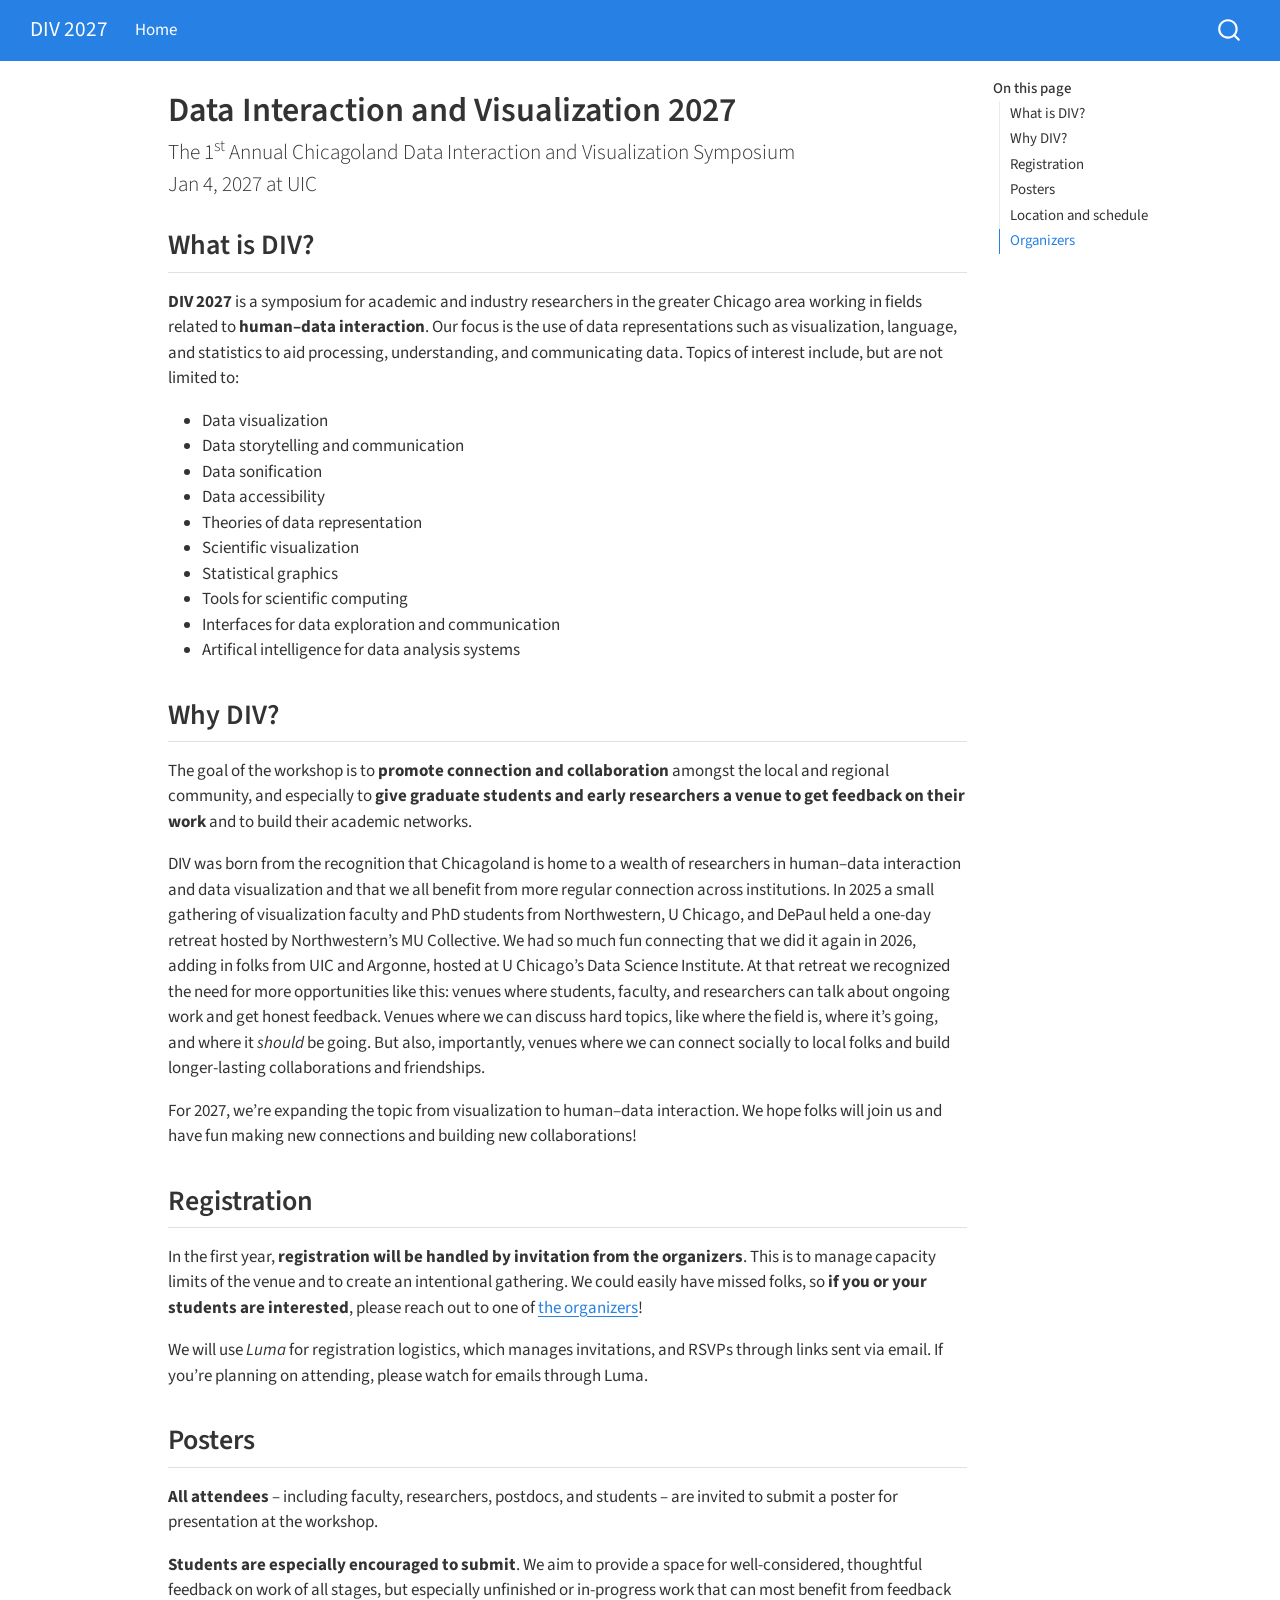
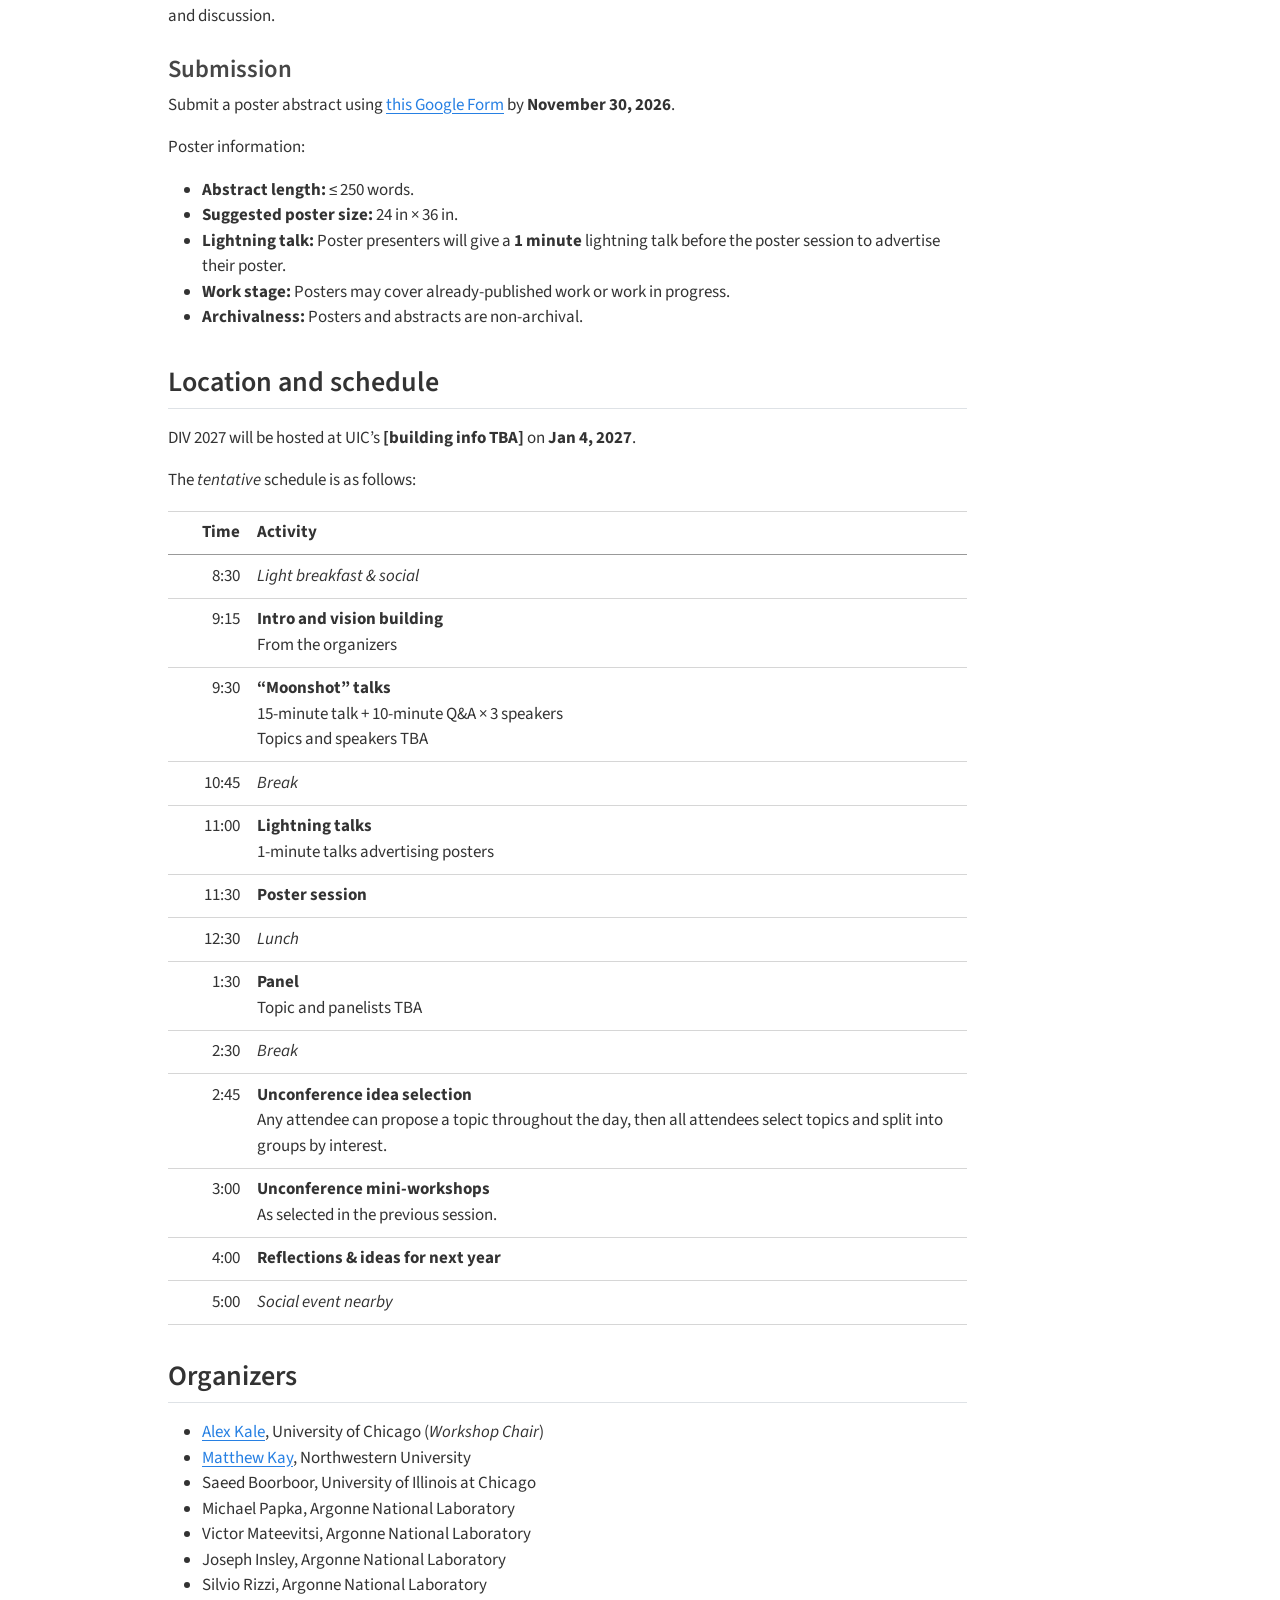
<file: index.html>
<!DOCTYPE html>
<html xmlns="http://www.w3.org/1999/xhtml" lang="en" xml:lang="en"><head>

<meta charset="utf-8">
<meta name="generator" content="quarto-1.10.19">

<meta name="viewport" content="width=device-width, initial-scale=1.0, user-scalable=yes">


<title>Data Interaction and Visualization 2027 – DIV 2027</title>
<style>
/* Default styles provided by pandoc.
** See https://pandoc.org/MANUAL.html#variables-for-html for config info.
*/
span.smallcaps{font-variant: small-caps;}
div.columns{display: flex; gap: 1.5em;}
div.column{flex: auto;}
@media screen {
div.columns{gap: min(4vw, 1.5em);}
div.column{overflow-x: auto;}
}
div.hanging-indent{margin-left: 1.5em; text-indent: -1.5em;}
ul.task-list{list-style: none;}
ul.task-list li input[type="checkbox"] {
  width: 0.8em;
  margin: 0 0.8em 0.2em -1em; /* quarto-specific, see https://github.com/quarto-dev/quarto-cli/issues/4556 */ 
  vertical-align: middle;
}
</style>


<script src="site_libs/quarto-nav/quarto-nav.js"></script>
<script src="site_libs/quarto-nav/headroom.min.js"></script>
<script src="site_libs/clipboard/clipboard.min.js"></script>
<script src="site_libs/quarto-search/autocomplete.umd.js"></script>
<script src="site_libs/quarto-search/fuse.min.js"></script>
<script src="site_libs/quarto-search/quarto-search.js"></script>
<meta name="quarto:offset" content="./">
<script src="site_libs/quarto-html/quarto.js" type="module"></script>
<script src="site_libs/quarto-html/tabsets/tabsets.js" type="module"></script>
<script src="site_libs/quarto-html/popper.min.js"></script>
<script src="site_libs/quarto-html/tippy.umd.min.js"></script>
<script src="site_libs/quarto-html/anchor.min.js"></script>
<link href="site_libs/quarto-html/tippy.css" rel="stylesheet">
<link href="site_libs/quarto-html/quarto-syntax-highlighting-bf27225e3a48a9273f3daa8f8e829971.css" rel="stylesheet" class="quarto-color-scheme" id="quarto-text-highlighting-styles">
<link href="site_libs/quarto-html/quarto-syntax-highlighting-dark-b626d73c4c936ccc3cb08be7d45d1df6.css" rel="stylesheet" class="quarto-color-scheme quarto-color-alternate" id="quarto-text-highlighting-styles">
<link href="site_libs/quarto-html/quarto-syntax-highlighting-bf27225e3a48a9273f3daa8f8e829971.css" rel="stylesheet" class="quarto-color-scheme-extra" id="quarto-text-highlighting-styles">
<script src="site_libs/bootstrap/bootstrap.min.js"></script>
<link href="site_libs/bootstrap/bootstrap-icons.css" rel="stylesheet">
<link href="site_libs/bootstrap/bootstrap-03acecfe8446072b330b6efff101d5a1.min.css" rel="stylesheet" append-hash="true" class="quarto-color-scheme" id="quarto-bootstrap" data-mode="light">
<link href="site_libs/bootstrap/bootstrap-dark-4e50fd7c12f4d0612c1b194d6f568c97.min.css" rel="stylesheet" append-hash="true" class="quarto-color-scheme quarto-color-alternate" id="quarto-bootstrap" data-mode="light">
<link href="site_libs/bootstrap/bootstrap-03acecfe8446072b330b6efff101d5a1.min.css" rel="stylesheet" append-hash="true" class="quarto-color-scheme-extra" id="quarto-bootstrap" data-mode="light">
<script id="quarto-search-options" type="application/json">{
  "location": "navbar",
  "copy-button": false,
  "collapse-after": 3,
  "panel-placement": "end",
  "type": "overlay",
  "limit": 50,
  "keyboard-shortcut": [
    "f",
    "/",
    "s"
  ],
  "show-item-context": false,
  "language": {
    "search-no-results-text": "No results",
    "search-matching-documents-text": "matching documents",
    "search-copy-link-title": "Copy link to search",
    "search-hide-matches-text": "Hide additional matches",
    "search-more-match-text": "more match in this document",
    "search-more-matches-text": "more matches in this document",
    "search-clear-button-title": "Clear",
    "search-text-placeholder": "",
    "search-detached-cancel-button-title": "Cancel",
    "search-submit-button-title": "Submit",
    "search-label": "Search"
  }
}</script>


<link rel="stylesheet" href="styles.css">
</head>

<body class="nav-fixed quarto-light">

<div id="quarto-search-results"></div>
  <header id="quarto-header" class="headroom fixed-top">
    <nav class="navbar navbar-expand-lg " data-bs-theme="dark">
      <div class="navbar-container container-fluid">
      <div class="navbar-brand-container mx-auto">
    <a class="navbar-brand" href="./index.html">
    <span class="navbar-title">DIV 2027</span>
    </a>
  </div>
            <div id="quarto-search" class="" title="Search"></div>
          <button class="navbar-toggler" type="button" data-bs-toggle="collapse" data-bs-target="#navbarCollapse" aria-controls="navbarCollapse" role="menu" aria-expanded="false" aria-label="Toggle navigation" onclick="if (window.quartoToggleHeadroom) { window.quartoToggleHeadroom(); }">
  <span class="navbar-toggler-icon"></span>
</button>
          <div class="collapse navbar-collapse" id="navbarCollapse">
            <ul class="navbar-nav navbar-nav-scroll me-auto">
  <li class="nav-item">
    <a class="nav-link active" href="./index.html" aria-current="page"> 
<span class="menu-text">Home</span></a>
  </li>  
</ul>
          </div> <!-- /navcollapse -->
            <div class="quarto-navbar-tools">
</div>
      </div> <!-- /container-fluid -->
    </nav>
</header>
<!-- content -->
<div id="quarto-content" class="quarto-container page-columns page-rows-contents page-layout-article page-navbar">
<!-- sidebar -->
<!-- margin-sidebar -->
    <div id="quarto-margin-sidebar" class="sidebar margin-sidebar">
        <nav id="TOC" role="doc-toc" class="toc-active">
    <h2 id="toc-title">On this page</h2>
   
  <ul>
  <li><a href="#what-is-div" id="toc-what-is-div" class="nav-link active" data-scroll-target="#what-is-div">What is DIV?</a></li>
  <li><a href="#why-div" id="toc-why-div" class="nav-link" data-scroll-target="#why-div">Why DIV?</a></li>
  <li><a href="#registration" id="toc-registration" class="nav-link" data-scroll-target="#registration">Registration</a></li>
  <li><a href="#posters" id="toc-posters" class="nav-link" data-scroll-target="#posters">Posters</a>
  <ul class="collapse">
  <li><a href="#submission" id="toc-submission" class="nav-link" data-scroll-target="#submission">Submission</a></li>
  </ul></li>
  <li><a href="#location-and-schedule" id="toc-location-and-schedule" class="nav-link" data-scroll-target="#location-and-schedule">Location and schedule</a></li>
  <li><a href="#organizers" id="toc-organizers" class="nav-link" data-scroll-target="#organizers">Organizers</a></li>
  </ul>
</nav>
    </div>
<!-- main -->
<main class="content" id="quarto-document-content">

<header id="title-block-header" class="quarto-title-block default">
<div class="quarto-title">
<h1 class="title">Data Interaction and Visualization 2027</h1>
<p class="subtitle lead">The 1<sup>st</sup> Annual Chicagoland Data Interaction and Visualization Symposium<br>
Jan 4, 2027 at UIC</p>
</div>



<div class="quarto-title-meta">

    
  
    
  </div>
  


</header>


<section id="what-is-div" class="level2">
<h2 class="anchored" data-anchor-id="what-is-div">What is DIV?</h2>
<p><strong>DIV 2027</strong> is a symposium for academic and industry researchers in the greater Chicago area working in fields related to <strong>human–data interaction</strong>. Our focus is the use of data representations such as visualization, language, and statistics to aid processing, understanding, and communicating data. Topics of interest include, but are not limited to:</p>
<ul>
<li>Data visualization</li>
<li>Data storytelling and communication</li>
<li>Data sonification</li>
<li>Data accessibility</li>
<li>Theories of data representation</li>
<li>Scientific visualization</li>
<li>Statistical graphics</li>
<li>Tools for scientific computing</li>
<li>Interfaces for data exploration and communication</li>
<li>Artifical intelligence for data analysis systems</li>
</ul>
</section>
<section id="why-div" class="level2">
<h2 class="anchored" data-anchor-id="why-div">Why DIV?</h2>
<p>The goal of the workshop is to <strong>promote connection and collaboration</strong> amongst the local and regional community, and especially to <strong>give graduate students and early researchers a venue to get feedback on their work</strong> and to build their academic networks.</p>
<p>DIV was born from the recognition that Chicagoland is home to a wealth of researchers in human–data interaction and data visualization and that we all benefit from more regular connection across institutions. In 2025 a small gathering of visualization faculty and PhD students from Northwestern, U Chicago, and DePaul held a one-day retreat hosted by Northwestern’s MU Collective. We had so much fun connecting that we did it again in 2026, adding in folks from UIC and Argonne, hosted at U Chicago’s Data Science Institute. At that retreat we recognized the need for more opportunities like this: venues where students, faculty, and researchers can talk about ongoing work and get honest feedback. Venues where we can discuss hard topics, like where the field is, where it’s going, and where it <em>should</em> be going. But also, importantly, venues where we can connect socially to local folks and build longer-lasting collaborations and friendships.</p>
<p>For 2027, we’re expanding the topic from visualization to human–data interaction. We hope folks will join us and have fun making new connections and building new collaborations!</p>
</section>
<section id="registration" class="level2">
<h2 class="anchored" data-anchor-id="registration">Registration</h2>
<p>In the first year, <strong>registration will be handled by invitation from the organizers</strong>. This is to manage capacity limits of the venue and to create an intentional gathering. We could easily have missed folks, so <strong>if you or your students are interested</strong>, please reach out to one of <a href="#organizers">the organizers</a>!</p>
<p>We will use <em>Luma</em> for registration logistics, which manages invitations, and RSVPs through links sent via email. If you’re planning on attending, please watch for emails through Luma.</p>
</section>
<section id="posters" class="level2">
<h2 class="anchored" data-anchor-id="posters">Posters</h2>
<p><strong>All attendees</strong> – including faculty, researchers, postdocs, and students – are invited to submit a poster for presentation at the workshop.</p>
<p><strong>Students are especially encouraged to submit</strong>. We aim to provide a space for well-considered, thoughtful feedback on work of all stages, but especially unfinished or in-progress work that can most benefit from feedback and discussion.</p>
<section id="submission" class="level3">
<h3 class="anchored" data-anchor-id="submission">Submission</h3>
<p>Submit a poster abstract using <a href="https://docs.google.com/forms/d/e/1FAIpQLSc3QOOdpCsOQG7msMwVEiVWkohdU2Mk5HLLwnzaN6kzo8bIMQ/viewform?usp=header">this Google Form</a> by <strong>November 30, 2026</strong>.</p>
<p>Poster information:</p>
<ul>
<li><strong>Abstract length:</strong> ≤ 250 words.</li>
<li><strong>Suggested poster size:</strong> 24 in × 36 in.</li>
<li><strong>Lightning talk:</strong> Poster presenters will give a <strong>1 minute</strong> lightning talk before the poster session to advertise their poster.</li>
<li><strong>Work stage:</strong> Posters may cover already-published work or work in progress.</li>
<li><strong>Archivalness:</strong> Posters and abstracts are non-archival.</li>
</ul>
</section>
</section>
<section id="location-and-schedule" class="level2">
<h2 class="anchored" data-anchor-id="location-and-schedule">Location and schedule</h2>
<p>DIV 2027 will be hosted at UIC’s <strong>[building info TBA]</strong> on <strong>Jan 4, 2027</strong>.</p>
<p>The <em>tentative</em> schedule is as follows:</p>
<table class="caption-top table">
<colgroup>
<col style="width: 10%">
<col style="width: 89%">
</colgroup>
<thead>
<tr class="header">
<th style="text-align: right;">Time</th>
<th style="text-align: left;">Activity</th>
</tr>
</thead>
<tbody>
<tr class="odd">
<td style="text-align: right;">8:30</td>
<td style="text-align: left;"><em>Light breakfast &amp; social</em></td>
</tr>
<tr class="even">
<td style="text-align: right;">9:15</td>
<td style="text-align: left;"><strong>Intro and vision building</strong> <br> From the organizers</td>
</tr>
<tr class="odd">
<td style="text-align: right;">9:30</td>
<td style="text-align: left;"><strong>“Moonshot” talks</strong> <br> 15-minute talk + 10-minute Q&amp;A × 3 speakers <br> Topics and speakers TBA</td>
</tr>
<tr class="even">
<td style="text-align: right;">10:45</td>
<td style="text-align: left;"><em>Break</em></td>
</tr>
<tr class="odd">
<td style="text-align: right;">11:00</td>
<td style="text-align: left;"><strong>Lightning talks</strong> <br> 1-minute talks advertising posters</td>
</tr>
<tr class="even">
<td style="text-align: right;">11:30</td>
<td style="text-align: left;"><strong>Poster session</strong></td>
</tr>
<tr class="odd">
<td style="text-align: right;">12:30</td>
<td style="text-align: left;"><em>Lunch</em></td>
</tr>
<tr class="even">
<td style="text-align: right;">1:30</td>
<td style="text-align: left;"><strong>Panel</strong> <br> Topic and panelists TBA</td>
</tr>
<tr class="odd">
<td style="text-align: right;">2:30</td>
<td style="text-align: left;"><em>Break</em></td>
</tr>
<tr class="even">
<td style="text-align: right;">2:45</td>
<td style="text-align: left;"><strong>Unconference idea selection</strong> <br> Any attendee can propose a topic throughout the day, then all attendees select topics and split into groups by interest.</td>
</tr>
<tr class="odd">
<td style="text-align: right;">3:00</td>
<td style="text-align: left;"><strong>Unconference mini-workshops</strong> <br> As selected in the previous session.</td>
</tr>
<tr class="even">
<td style="text-align: right;">4:00</td>
<td style="text-align: left;"><strong>Reflections &amp; ideas for next year</strong></td>
</tr>
<tr class="odd">
<td style="text-align: right;">5:00</td>
<td style="text-align: left;"><em>Social event nearby</em></td>
</tr>
</tbody>
</table>
</section>
<section id="organizers" class="level2">
<h2 class="anchored" data-anchor-id="organizers">Organizers</h2>
<ul>
<li><a href="https://people.cs.uchicago.edu/~kalea/">Alex Kale</a>, University of Chicago (<em>Workshop Chair</em>)</li>
<li><a href="https://www.mjskay.com/">Matthew Kay</a>, Northwestern University</li>
<li>Saeed Boorboor, University of Illinois at Chicago</li>
<li>Michael Papka, Argonne National Laboratory</li>
<li>Victor Mateevitsi, Argonne National Laboratory</li>
<li>Joseph Insley, Argonne National Laboratory</li>
<li>Silvio Rizzi, Argonne National Laboratory</li>
</ul>


</section>

</main> <!-- /main -->
<script id="quarto-html-after-body" type="application/javascript">
  window.document.addEventListener("DOMContentLoaded", function (event) {
    const icon = "";
    const anchorJS = new window.AnchorJS();
    anchorJS.options = {
      placement: 'right',
      icon: icon
    };
    anchorJS.add('.anchored');
    const isCodeAnnotation = (el) => {
      for (const clz of el.classList) {
        if (clz.startsWith('code-annotation-')) {                     
          return true;
        }
      }
      return false;
    }
    const onCopySuccess = function(e) {
      // button target
      const button = e.trigger;
      // don't keep focus
      button.blur();
      // flash "checked"
      button.classList.add('code-copy-button-checked');
      var currentTitle = button.getAttribute("title");
      button.setAttribute("title", "Copied!");
      let tooltip;
      if (window.bootstrap) {
        button.setAttribute("data-bs-toggle", "tooltip");
        button.setAttribute("data-bs-placement", "left");
        button.setAttribute("data-bs-title", "Copied!");
        tooltip = new bootstrap.Tooltip(button, 
          { trigger: "manual", 
            customClass: "code-copy-button-tooltip",
            offset: [0, -8]});
        tooltip.show();    
      }
      setTimeout(function() {
        if (tooltip) {
          tooltip.hide();
          button.removeAttribute("data-bs-title");
          button.removeAttribute("data-bs-toggle");
          button.removeAttribute("data-bs-placement");
        }
        button.setAttribute("title", currentTitle);
        button.classList.remove('code-copy-button-checked');
      }, 1000);
      // clear code selection
      e.clearSelection();
    }
    const getTextToCopy = function(trigger) {
      const outerScaffold = trigger.parentElement.cloneNode(true);
      const codeEl = outerScaffold.querySelector('code');
      for (const childEl of codeEl.children) {
        if (isCodeAnnotation(childEl)) {
          childEl.remove();
        }
      }
      return codeEl.innerText;
    }
    const clipboard = new window.ClipboardJS('.code-copy-button:not([data-in-quarto-modal])', {
      text: getTextToCopy
    });
    clipboard.on('success', onCopySuccess);
    if (window.document.getElementById('quarto-embedded-source-code-modal')) {
      const clipboardModal = new window.ClipboardJS('.code-copy-button[data-in-quarto-modal]', {
        text: getTextToCopy,
        container: window.document.getElementById('quarto-embedded-source-code-modal')
      });
      clipboardModal.on('success', onCopySuccess);
    }
      var localhostRegex = new RegExp(/^(?:http|https):\/\/localhost\:?[0-9]*\//);
      var mailtoRegex = new RegExp(/^mailto:/);
        var filterRegex = new RegExp("https:\/\/div-workshop\.github\.io\/");
      var isInternal = (href) => {
          return filterRegex.test(href) || localhostRegex.test(href) || mailtoRegex.test(href);
      }
      // Inspect non-navigation links and adorn them if external
     var links = window.document.querySelectorAll('a[href]:not(.nav-link):not(.navbar-brand):not(.toc-action):not(.sidebar-link):not(.sidebar-item-toggle):not(.pagination-link):not(.no-external):not([aria-hidden]):not(.dropdown-item):not(.quarto-navigation-tool):not(.about-link)');
      for (var i=0; i<links.length; i++) {
        const link = links[i];
        if (!isInternal(link.href)) {
          // undo the damage that might have been done by quarto-nav.js in the case of
          // links that we want to consider external
          if (link.dataset.originalHref !== undefined) {
            link.href = link.dataset.originalHref;
          }
        }
      }
    function tippyHover(el, contentFn, onTriggerFn, onUntriggerFn) {
      const config = {
        allowHTML: true,
        maxWidth: 500,
        delay: 100,
        arrow: false,
        appendTo: function(el) {
            return el.parentElement;
        },
        interactive: true,
        interactiveBorder: 10,
        theme: 'quarto',
        placement: 'bottom-start',
      };
      if (contentFn) {
        config.content = contentFn;
      }
      if (onTriggerFn) {
        config.onTrigger = onTriggerFn;
      }
      if (onUntriggerFn) {
        config.onUntrigger = onUntriggerFn;
      }
      window.tippy(el, config); 
    }
    const noterefs = window.document.querySelectorAll('a[role="doc-noteref"]');
    for (var i=0; i<noterefs.length; i++) {
      const ref = noterefs[i];
      tippyHover(ref, function() {
        // use id or data attribute instead here
        let href = ref.getAttribute('data-footnote-href') || ref.getAttribute('href');
        try { href = new URL(href).hash; } catch {}
        const id = href.replace(/^#\/?/, "");
        const note = window.document.getElementById(id);
        if (note) {
          return note.innerHTML;
        } else {
          return "";
        }
      });
    }
    const xrefs = window.document.querySelectorAll('a.quarto-xref');
    const processXRef = (id, note) => {
      // Strip column container classes
      const stripColumnClz = (el) => {
        el.classList.remove("page-full", "page-columns");
        if (el.children) {
          for (const child of el.children) {
            stripColumnClz(child);
          }
        }
      }
      stripColumnClz(note)
      if (id === null || id.startsWith('sec-')) {
        // Special case sections, only their first couple elements
        const container = document.createElement("div");
        if (note.children && note.children.length > 2) {
          container.appendChild(note.children[0].cloneNode(true));
          for (let i = 1; i < note.children.length; i++) {
            const child = note.children[i];
            if (child.tagName === "P" && child.innerText === "") {
              continue;
            } else {
              container.appendChild(child.cloneNode(true));
              break;
            }
          }
          if (window.Quarto?.typesetMath) {
            window.Quarto.typesetMath(container);
          }
          return container.innerHTML
        } else {
          if (window.Quarto?.typesetMath) {
            window.Quarto.typesetMath(note);
          }
          return note.innerHTML;
        }
      } else {
        // Remove any anchor links if they are present
        const anchorLink = note.querySelector('a.anchorjs-link');
        if (anchorLink) {
          anchorLink.remove();
        }
        if (window.Quarto?.typesetMath) {
          window.Quarto.typesetMath(note);
        }
        if (note.classList.contains("callout")) {
          return note.outerHTML;
        } else {
          return note.innerHTML;
        }
      }
    }
    for (var i=0; i<xrefs.length; i++) {
      const xref = xrefs[i];
      tippyHover(xref, undefined, function(instance) {
        instance.disable();
        let url = xref.getAttribute('href');
        let hash = undefined; 
        if (url.startsWith('#')) {
          hash = url;
        } else {
          try { hash = new URL(url).hash; } catch {}
        }
        if (hash) {
          const id = hash.replace(/^#\/?/, "");
          const note = window.document.getElementById(id);
          if (note !== null) {
            try {
              const html = processXRef(id, note.cloneNode(true));
              instance.setContent(html);
            } finally {
              instance.enable();
              instance.show();
            }
          } else {
            // See if we can fetch this
            fetch(url.split('#')[0])
            .then(res => res.text())
            .then(html => {
              const parser = new DOMParser();
              const htmlDoc = parser.parseFromString(html, "text/html");
              const note = htmlDoc.getElementById(id);
              if (note !== null) {
                const html = processXRef(id, note);
                instance.setContent(html);
              } 
            }).finally(() => {
              instance.enable();
              instance.show();
            });
          }
        } else {
          // See if we can fetch a full url (with no hash to target)
          // This is a special case and we should probably do some content thinning / targeting
          fetch(url)
          .then(res => res.text())
          .then(html => {
            const parser = new DOMParser();
            const htmlDoc = parser.parseFromString(html, "text/html");
            const note = htmlDoc.querySelector('main.content');
            if (note !== null) {
              // This should only happen for chapter cross references
              // (since there is no id in the URL)
              // remove the first header
              if (note.children.length > 0 && note.children[0].tagName === "HEADER") {
                note.children[0].remove();
              }
              const html = processXRef(null, note);
              instance.setContent(html);
            } 
          }).finally(() => {
            instance.enable();
            instance.show();
          });
        }
      }, function(instance) {
      });
    }
        let selectedAnnoteEl;
        const selectorForAnnotation = ( cell, annotation) => {
          let cellAttr = 'data-code-cell="' + cell + '"';
          let lineAttr = 'data-code-annotation="' +  annotation + '"';
          const selector = 'span[' + cellAttr + '][' + lineAttr + ']';
          return selector;
        }
        const selectCodeLines = (annoteEl) => {
          const doc = window.document;
          const targetCell = annoteEl.getAttribute("data-target-cell");
          const targetAnnotation = annoteEl.getAttribute("data-target-annotation");
          const annoteSpan = window.document.querySelector(selectorForAnnotation(targetCell, targetAnnotation));
          const lines = annoteSpan.getAttribute("data-code-lines").split(",");
          const lineIds = lines.map((line) => {
            return targetCell + "-" + line;
          })
          let top = null;
          let height = null;
          let parent = null;
          if (lineIds.length > 0) {
              //compute the position of the single el (top and bottom and make a div)
              const el = window.document.getElementById(lineIds[0]);
              top = el.offsetTop;
              height = el.offsetHeight;
              parent = el.parentElement.parentElement;
            if (lineIds.length > 1) {
              const lastEl = window.document.getElementById(lineIds[lineIds.length - 1]);
              const bottom = lastEl.offsetTop + lastEl.offsetHeight;
              height = bottom - top;
            }
            if (top !== null && height !== null && parent !== null) {
              // cook up a div (if necessary) and position it 
              let div = window.document.getElementById("code-annotation-line-highlight");
              if (div === null) {
                div = window.document.createElement("div");
                div.setAttribute("id", "code-annotation-line-highlight");
                div.style.position = 'absolute';
                parent.appendChild(div);
              }
              div.style.top = top - 2 + "px";
              div.style.height = height + 4 + "px";
              div.style.left = 0;
              let gutterDiv = window.document.getElementById("code-annotation-line-highlight-gutter");
              if (gutterDiv === null) {
                gutterDiv = window.document.createElement("div");
                gutterDiv.setAttribute("id", "code-annotation-line-highlight-gutter");
                gutterDiv.style.position = 'absolute';
                const codeCell = window.document.getElementById(targetCell);
                const gutter = codeCell.querySelector('.code-annotation-gutter');
                gutter.appendChild(gutterDiv);
              }
              gutterDiv.style.top = top - 2 + "px";
              gutterDiv.style.height = height + 4 + "px";
            }
            selectedAnnoteEl = annoteEl;
          }
        };
        const unselectCodeLines = () => {
          const elementsIds = ["code-annotation-line-highlight", "code-annotation-line-highlight-gutter"];
          elementsIds.forEach((elId) => {
            const div = window.document.getElementById(elId);
            if (div) {
              div.remove();
            }
          });
          selectedAnnoteEl = undefined;
        };
          // Handle positioning of the toggle
      window.addEventListener(
        "resize",
        throttle(() => {
          elRect = undefined;
          if (selectedAnnoteEl) {
            selectCodeLines(selectedAnnoteEl);
          }
        }, 10)
      );
      function throttle(fn, ms) {
      let throttle = false;
      let timer;
        return (...args) => {
          if(!throttle) { // first call gets through
              fn.apply(this, args);
              throttle = true;
          } else { // all the others get throttled
              if(timer) clearTimeout(timer); // cancel #2
              timer = setTimeout(() => {
                fn.apply(this, args);
                timer = throttle = false;
              }, ms);
          }
        };
      }
        // Attach click handler to the DT
        const annoteDls = window.document.querySelectorAll('dt[data-target-cell]');
        for (const annoteDlNode of annoteDls) {
          annoteDlNode.addEventListener('click', (event) => {
            const clickedEl = event.target;
            if (clickedEl !== selectedAnnoteEl) {
              unselectCodeLines();
              const activeEl = window.document.querySelector('dt[data-target-cell].code-annotation-active');
              if (activeEl) {
                activeEl.classList.remove('code-annotation-active');
              }
              selectCodeLines(clickedEl);
              clickedEl.classList.add('code-annotation-active');
            } else {
              // Unselect the line
              unselectCodeLines();
              clickedEl.classList.remove('code-annotation-active');
            }
          });
        }
    const findCites = (el) => {
      const parentEl = el.parentElement;
      if (parentEl) {
        const cites = parentEl.dataset.cites;
        if (cites) {
          return {
            el,
            cites: cites.split(' ')
          };
        } else {
          return findCites(el.parentElement)
        }
      } else {
        return undefined;
      }
    };
    var bibliorefs = window.document.querySelectorAll('a[role="doc-biblioref"]');
    for (var i=0; i<bibliorefs.length; i++) {
      const ref = bibliorefs[i];
      const citeInfo = findCites(ref);
      if (citeInfo) {
        tippyHover(citeInfo.el, function() {
          var popup = window.document.createElement('div');
          citeInfo.cites.forEach(function(cite) {
            var citeDiv = window.document.createElement('div');
            citeDiv.classList.add('hanging-indent');
            citeDiv.classList.add('csl-entry');
            var biblioDiv = window.document.getElementById('ref-' + cite);
            if (biblioDiv) {
              citeDiv.innerHTML = biblioDiv.innerHTML;
            }
            popup.appendChild(citeDiv);
          });
          return popup.innerHTML;
        });
      }
    }
  });
  </script>
</div> <!-- /content -->




</body></html>
</file>
<file: site_libs/quarto-html/tippy.css>
.tippy-box[data-animation=fade][data-state=hidden]{opacity:0}[data-tippy-root]{max-width:calc(100vw - 10px)}.tippy-box{position:relative;background-color:#333;color:#fff;border-radius:4px;font-size:14px;line-height:1.4;white-space:normal;outline:0;transition-property:transform,visibility,opacity}.tippy-box[data-placement^=top]>.tippy-arrow{bottom:0}.tippy-box[data-placement^=top]>.tippy-arrow:before{bottom:-7px;left:0;border-width:8px 8px 0;border-top-color:initial;transform-origin:center top}.tippy-box[data-placement^=bottom]>.tippy-arrow{top:0}.tippy-box[data-placement^=bottom]>.tippy-arrow:before{top:-7px;left:0;border-width:0 8px 8px;border-bottom-color:initial;transform-origin:center bottom}.tippy-box[data-placement^=left]>.tippy-arrow{right:0}.tippy-box[data-placement^=left]>.tippy-arrow:before{border-width:8px 0 8px 8px;border-left-color:initial;right:-7px;transform-origin:center left}.tippy-box[data-placement^=right]>.tippy-arrow{left:0}.tippy-box[data-placement^=right]>.tippy-arrow:before{left:-7px;border-width:8px 8px 8px 0;border-right-color:initial;transform-origin:center right}.tippy-box[data-inertia][data-state=visible]{transition-timing-function:cubic-bezier(.54,1.5,.38,1.11)}.tippy-arrow{width:16px;height:16px;color:#333}.tippy-arrow:before{content:"";position:absolute;border-color:transparent;border-style:solid}.tippy-content{position:relative;padding:5px 9px;z-index:1}
</file>
<file: site_libs/quarto-html/quarto-syntax-highlighting-bf27225e3a48a9273f3daa8f8e829971.css>
/* quarto syntax highlight colors */
:root {
  --quarto-hl-ot-color: #003B4F;
  --quarto-hl-at-color: #657422;
  --quarto-hl-ss-color: #20794D;
  --quarto-hl-an-color: #5E5E5E;
  --quarto-hl-fu-color: #4758AB;
  --quarto-hl-st-color: #20794D;
  --quarto-hl-cf-color: #003B4F;
  --quarto-hl-op-color: #5E5E5E;
  --quarto-hl-er-color: #AD0000;
  --quarto-hl-bn-color: #AD0000;
  --quarto-hl-al-color: #AD0000;
  --quarto-hl-va-color: #111111;
  --quarto-hl-bu-color: inherit;
  --quarto-hl-ex-color: inherit;
  --quarto-hl-pp-color: #AD0000;
  --quarto-hl-in-color: #5E5E5E;
  --quarto-hl-vs-color: #20794D;
  --quarto-hl-wa-color: #5E5E5E;
  --quarto-hl-do-color: #5E5E5E;
  --quarto-hl-im-color: #00769E;
  --quarto-hl-ch-color: #20794D;
  --quarto-hl-dt-color: #AD0000;
  --quarto-hl-fl-color: #AD0000;
  --quarto-hl-co-color: #5E5E5E;
  --quarto-hl-cv-color: #5E5E5E;
  --quarto-hl-cn-color: #8f5902;
  --quarto-hl-sc-color: #5E5E5E;
  --quarto-hl-dv-color: #AD0000;
  --quarto-hl-kw-color: #003B4F;
}

/* other quarto variables */
:root {
  --quarto-font-monospace: SFMono-Regular, Menlo, Monaco, Consolas, "Liberation Mono", "Courier New", monospace;
}

/* syntax highlight based on Pandoc's rules */
pre > code.sourceCode > span {
  color: #003B4F;
}

code.sourceCode > span {
  color: #003B4F;
}

div.sourceCode,
div.sourceCode pre.sourceCode {
  color: #003B4F;
}

/* Normal */
code span {
  color: #003B4F;
}

/* Alert */
code span.al {
  color: #AD0000;
  font-style: inherit;
}

/* Annotation */
code span.an {
  color: #5E5E5E;
  font-style: inherit;
}

/* Attribute */
code span.at {
  color: #657422;
  font-style: inherit;
}

/* BaseN */
code span.bn {
  color: #AD0000;
  font-style: inherit;
}

/* BuiltIn */
code span.bu {
  font-style: inherit;
}

/* ControlFlow */
code span.cf {
  color: #003B4F;
  font-weight: bold;
  font-style: inherit;
}

/* Char */
code span.ch {
  color: #20794D;
  font-style: inherit;
}

/* Constant */
code span.cn {
  color: #8f5902;
  font-style: inherit;
}

/* Comment */
code span.co {
  color: #5E5E5E;
  font-style: inherit;
}

/* CommentVar */
code span.cv {
  color: #5E5E5E;
  font-style: italic;
}

/* Documentation */
code span.do {
  color: #5E5E5E;
  font-style: italic;
}

/* DataType */
code span.dt {
  color: #AD0000;
  font-style: inherit;
}

/* DecVal */
code span.dv {
  color: #AD0000;
  font-style: inherit;
}

/* Error */
code span.er {
  color: #AD0000;
  font-style: inherit;
}

/* Extension */
code span.ex {
  font-style: inherit;
}

/* Float */
code span.fl {
  color: #AD0000;
  font-style: inherit;
}

/* Function */
code span.fu {
  color: #4758AB;
  font-style: inherit;
}

/* Import */
code span.im {
  color: #00769E;
  font-style: inherit;
}

/* Information */
code span.in {
  color: #5E5E5E;
  font-style: inherit;
}

/* Keyword */
code span.kw {
  color: #003B4F;
  font-weight: bold;
  font-style: inherit;
}

/* Operator */
code span.op {
  color: #5E5E5E;
  font-style: inherit;
}

/* Other */
code span.ot {
  color: #003B4F;
  font-style: inherit;
}

/* Preprocessor */
code span.pp {
  color: #AD0000;
  font-style: inherit;
}

/* SpecialChar */
code span.sc {
  color: #5E5E5E;
  font-style: inherit;
}

/* SpecialString */
code span.ss {
  color: #20794D;
  font-style: inherit;
}

/* String */
code span.st {
  color: #20794D;
  font-style: inherit;
}

/* Variable */
code span.va {
  color: #111111;
  font-style: inherit;
}

/* VerbatimString */
code span.vs {
  color: #20794D;
  font-style: inherit;
}

/* Warning */
code span.wa {
  color: #5E5E5E;
  font-style: italic;
}

.prevent-inlining {
  content: "</";
}

/*# sourceMappingURL=8be38f48d34c45af72792cbd699585e7.css.map */
</file>
<file: site_libs/quarto-html/quarto-syntax-highlighting-dark-b626d73c4c936ccc3cb08be7d45d1df6.css>
/* quarto syntax highlight colors */
:root {
  --quarto-hl-al-color: #f07178;
  --quarto-hl-an-color: #d4d0ab;
  --quarto-hl-at-color: #00e0e0;
  --quarto-hl-bn-color: #d4d0ab;
  --quarto-hl-bu-color: #abe338;
  --quarto-hl-ch-color: #abe338;
  --quarto-hl-co-color: #f8f8f2;
  --quarto-hl-cv-color: #ffd700;
  --quarto-hl-cn-color: #ffd700;
  --quarto-hl-cf-color: #ffa07a;
  --quarto-hl-dt-color: #ffa07a;
  --quarto-hl-dv-color: #d4d0ab;
  --quarto-hl-do-color: #f8f8f2;
  --quarto-hl-er-color: #f07178;
  --quarto-hl-ex-color: #00e0e0;
  --quarto-hl-fl-color: #d4d0ab;
  --quarto-hl-fu-color: #ffa07a;
  --quarto-hl-im-color: #abe338;
  --quarto-hl-in-color: #d4d0ab;
  --quarto-hl-kw-color: #ffa07a;
  --quarto-hl-op-color: #ffa07a;
  --quarto-hl-ot-color: #00e0e0;
  --quarto-hl-pp-color: #dcc6e0;
  --quarto-hl-re-color: #00e0e0;
  --quarto-hl-sc-color: #abe338;
  --quarto-hl-ss-color: #abe338;
  --quarto-hl-st-color: #abe338;
  --quarto-hl-va-color: #00e0e0;
  --quarto-hl-vs-color: #abe338;
  --quarto-hl-wa-color: #dcc6e0;
}

/* other quarto variables */
:root {
  --quarto-font-monospace: SFMono-Regular, Menlo, Monaco, Consolas, "Liberation Mono", "Courier New", monospace;
}

/* syntax highlight based on Pandoc's rules */
pre > code.sourceCode > span {
  color: #f8f8f2;
}

code.sourceCode > span {
  color: #f8f8f2;
}

div.sourceCode,
div.sourceCode pre.sourceCode {
  color: #f8f8f2;
}

/* Normal */
code span {
  color: #f8f8f2;
}

/* Alert */
code span.al {
  color: #f07178;
}

/* Annotation */
code span.an {
  color: #d4d0ab;
}

/* Attribute */
code span.at {
  color: #00e0e0;
}

/* BaseN */
code span.bn {
  color: #d4d0ab;
}

/* BuiltIn */
code span.bu {
  color: #abe338;
}

/* ControlFlow */
code span.cf {
  font-weight: bold;
  color: #ffa07a;
}

/* Char */
code span.ch {
  color: #abe338;
}

/* Constant */
code span.cn {
  color: #ffd700;
}

/* Comment */
code span.co {
  font-style: italic;
  color: #f8f8f2;
}

/* CommentVar */
code span.cv {
  color: #ffd700;
}

/* Documentation */
code span.do {
  color: #f8f8f2;
}

/* DataType */
code span.dt {
  color: #ffa07a;
}

/* DecVal */
code span.dv {
  color: #d4d0ab;
}

/* Error */
code span.er {
  color: #f07178;
  text-decoration: underline;
}

/* Extension */
code span.ex {
  font-weight: bold;
  color: #00e0e0;
}

/* Float */
code span.fl {
  color: #d4d0ab;
}

/* Function */
code span.fu {
  color: #ffa07a;
}

/* Import */
code span.im {
  color: #abe338;
}

/* Information */
code span.in {
  color: #d4d0ab;
}

/* Keyword */
code span.kw {
  font-weight: bold;
  color: #ffa07a;
}

/* Operator */
code span.op {
  color: #ffa07a;
}

/* Other */
code span.ot {
  color: #00e0e0;
}

/* Preprocessor */
code span.pp {
  color: #dcc6e0;
}

/* RegionMarker */
code span.re {
  background-color: #f8f8f2;
  color: #00e0e0;
}

/* SpecialChar */
code span.sc {
  color: #abe338;
}

/* SpecialString */
code span.ss {
  color: #abe338;
}

/* String */
code span.st {
  color: #abe338;
}

/* Variable */
code span.va {
  color: #00e0e0;
}

/* VerbatimString */
code span.vs {
  color: #abe338;
}

/* Warning */
code span.wa {
  color: #dcc6e0;
}

.prevent-inlining {
  content: "</";
}

/*# sourceMappingURL=a269c63e8167c3ae395728e86feb0848.css.map */
</file>
<file: styles.css>
/* css styles */
</file>
